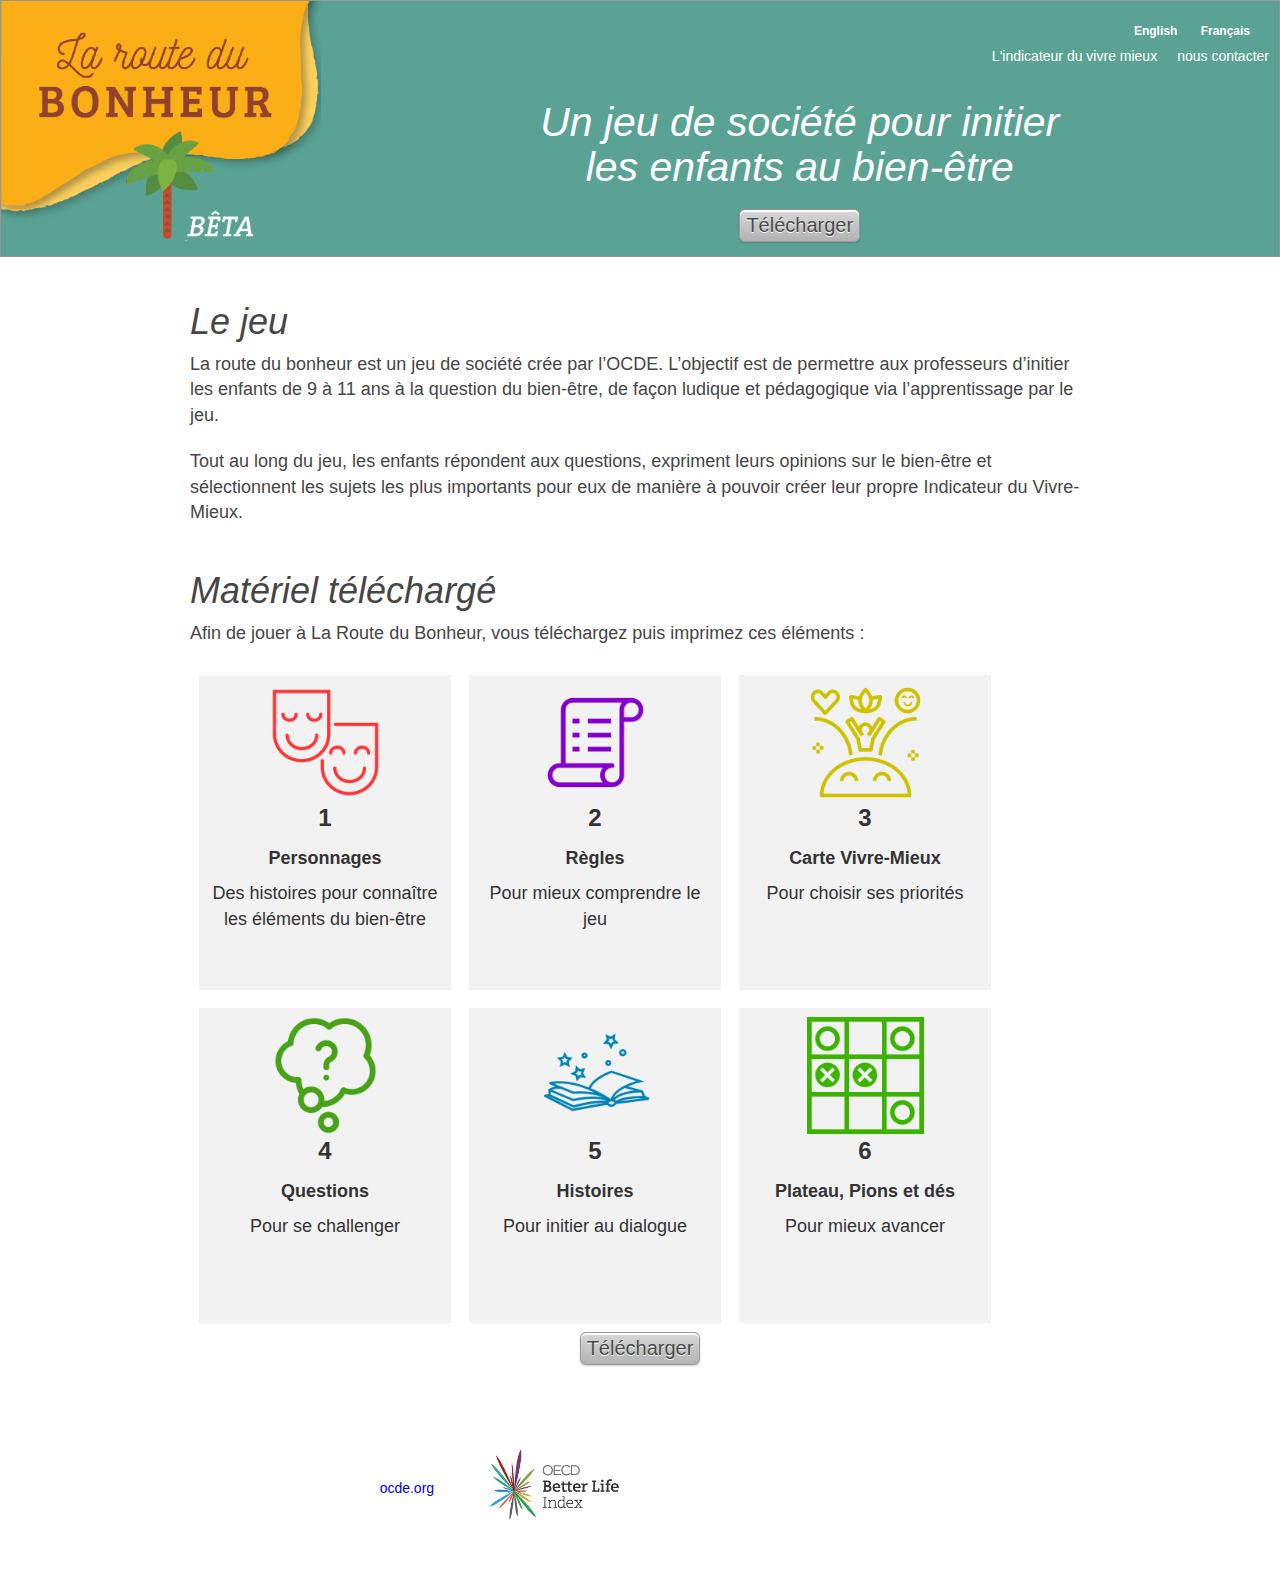
<file: index.html>
<!doctype html>
<meta lang="fr" http-equiv="content-type" content="text/html; charset=UTF8">
<html>
	<head>
		<!--The browser can use non-English-language characters (...kind of) -->
		<meta name="viewport" content="width=device-width, initial-scale=1">
    <script src="https://ajax.googleapis.com/ajax/libs/jquery/1.11.1/jquery.min.js"></script> 
    	<link rel="stylesheet" href="https://maxcdn.bootstrapcdn.com/bootstrap/3.3.7/css/bootstrap.min.css">
    	<script src="https://maxcdn.bootstrapcdn.com/bootstrap/3.3.7/js/bootstrap.min.js"></script>
    	<script src="js/jquery-lang.js" charset="utf-8" type="text/javascript"></script>
    	<script src="js/langpack/chartTranslation.js"></script>
    	<link rel="stylesheet" href="style.css" rel="stylesheet">  
		<meta charset="utf-8">
		<style></style>
	</head>
	<body>
		<div id="Header">
			<img lang= "fr" src="pics/logo_K4K.png"></img>
			<div id="title">
				<div id="firstband">
					<nav class="nav-meta" id="translation">
		    			<ul class="nav-meta__language"><!-- https://github.com/Irrelon/jquery-lang-js/blob/master/index.html-->
		      				<li><a  href="#" onclick="window.lang.change('en');label2update('en'); ">English</a></li>
		      				<li><a  href="#" onclick="window.lang.change('fr');label2update('fr');">Français</a></li>
		    			</ul>
	  				</nav>
					<a id="contactus" href="mailto:bli@oecd.org" lang="fr">nous contacter</a>
					<a id="bliwebsite" href="http://www.oecdbetterlifeindex.org/fr" target="_blank" lang="fr">L'indicateur du vivre mieux </a>
				</div>
				<div id="secondband">
					<h1  lang="fr"><span lang="fr">Un jeu de société pour initier</span></br><span lang="fr">les enfants au bien-être</span> </h1>
					<a href="kit/Kit4Kid_FR.zip" target="_blank" class ="kitdownload" ><button lang="fr">Télécharger</button></a>
				</div>
			</div>
		</div>
		<div id="Presentation">
			<h2 lang="fr">Le jeu</h2>
				<div class="paragraph" lang="fr">La route du bonheur est un jeu de société crée par l’OCDE. L’objectif est de permettre aux professeurs d’initier les enfants de 9 à 11 ans à la question du bien-être, de façon ludique et pédagogique via l’apprentissage par le jeu.</div>
				<div class="paragraph" lang="fr">Tout au long du jeu, les enfants répondent aux questions, expriment leurs opinions sur le bien-être et sélectionnent les sujets les plus importants pour eux de manière à pouvoir créer leur propre <a id="linkBLI" href="https:///www.oecdbetterlifeindex.org/fr" target=_blank  lang="fr">Indicateur du Vivre-Mieux</a>.</div>
			<h2 lang="fr">Matériel téléchargé</h2>
				<div class="paragraph" lang="fr">Afin de jouer à La Route du Bonheur, vous téléchargez puis imprimez ces éléments :</div>
			
			<div class="media-box">
				<img src="pics/personnages.png" id="imgPersonnage" class="img-box"></img>
				<div class="number-box">1</div>
				<div class="title-box" lang="fr">Personnages</div>
				<div class="desc-box" lang="fr">Des histoires pour connaître les éléments du bien-être</div>
			</div>

			<div class="media-box">
				<img src="pics/regles.png" id="imgRegles" class="img-box"></img>
				<div class="number-box">2</div>
				<div class="title-box" lang="fr">Règles</div>
				<div class="desc-box" lang="fr">Pour mieux comprendre le jeu</div>
			</div>
			<div class="media-box">
				<img src="pics/vivremieux.png" id="imgVivreMieux" class="img-box"></img>
				<div class="number-box">3</div>
				<div class="title-box" lang="fr">Carte Vivre-Mieux</div>
				<div class="desc-box" lang="fr">Pour choisir ses priorités</div>
			</div>
			<div class="media-box">
				<img src="pics/questions.png" id="imgQuestions" class="img-box"></img>
				<div class="number-box">4</div>
				<div class="title-box" lang="fr">Questions</div>
				<div class="desc-box" lang="fr">Pour se challenger</div>
			</div>
			<div class="media-box">
				<img src="pics/histoires.png" id="imgHistoires" class="img-box"></img>
				<div class="number-box">5</div>
				<div class="title-box" lang="fr">Histoires</div>
				<div class="desc-box" lang="fr">Pour initier au dialogue</div>
			</div>
			<div class="media-box">
				<img src="pics/board.png" id="imgBoard" class="img-box"></img>
				<div class="number-box">6</div>
				<div class="title-box" lang="fr">Plateau, Pions et dés</div>
				<div class="desc-box" lang="fr">Pour mieux avancer</div>
			</div>
			<a href="kit/Kit4Kid_FR.zip" target="_blank" class ="kitdownload"  ><button lang="fr">Télécharger</button></a>

		</div>
		<div id="footer">
			<a id="oecdwebsite" class="footerEle"  href="http://www.oecd.org/fr" target="_blank" lang="fr">ocde.org</a>
			<img id="footerLogo" class="footerEle" src="pics/BLI-logo-vector-v05-FINAL.jpg" ></img>
		</div>


	</body>
	<script type="text/javascript"></script>
	
	<script type="text/javascript">
	// Create language switcher instance
	var lang = new Lang();

lang.dynamic('en', 'js/langpack/en.json');
	
	lang.init({
		defaultLang: 'fr'
	});
	</script>
	 <script>
  (function(i,s,o,g,r,a,m){i['GoogleAnalyticsObject']=r;i[r]=i[r]||function(){
  (i[r].q=i[r].q||[]).push(arguments)},i[r].l=1*new Date();a=s.createElement(o),
  m=s.getElementsByTagName(o)[0];a.async=1;a.src=g;m.parentNode.insertBefore(a,m)
  })(window,document,'script','//www.google-analytics.com/analytics.js','ga');

  ga('create', 'UA-51983915-1', 'auto');
  ga('send', 'pageview');

</script>
</file>
<file: style.css>
#Header{
	background: #5AA394;
	border: 1px solid #979797;
	width: 100%;
    display: flex;
}

img{
	width:25%;
	height:25%;
	flex-grow: 1;
    flex-basis: 25%;
}

a {
    color: #ffffff;
    text-decoration: none;
}

#linkBLI{
	font-family: BerninoSans-Regular,Arial; 
	font-size: 18px;
	color: #464646;
}

  .nav-meta{margin-right:10px;margin-bottom:20px;font-size:13px;line-height:20px;position:absolute;top:0;right:0}
  @media screen and (max-width:1023px){.nav-meta{font-size:17px;line-height:26px}}.nav-meta li{display:inline-block}.nav-meta li.current a{background-color:#78869f;color:#fff}.nav-meta a{border-radius:30px;display:inline-block;padding:1px 10px}
  @media screen and (min-width:1024px)


.nav-meta__language{display:inline-block;margin-right:50px}
.nav-meta__language i{display:none}}
@media screen and (max-width:1023px){
  .nav-meta__language{z-index:50000;margin-top:10px;padding-right:10px;position:absolute;top:0;right:0;font-size:15px;line-height:22px;text-align:right}
@media screen and (max-width:1023px){
  .nav-meta__language{font-size:17px;line-height:26px}
}
.nav-meta__language a{display:none}
.nav-meta__language a i{display:none;line-height:1em}
.nav-meta__language .current a,.nav-meta__language .current a i{display:inline-block}
.nav-meta__language.expanded{margin-top:-1px;border:1px solid #b3bccd;background-color:#fff;box-shadow:rgba(120,134,159,.2) 0 5px 20px}
.nav-meta__language.expanded a{display:block;padding:10px 30px}
.nav-meta__language.expanded a i{display:none}
.nav-meta__language.expanded .current a{font-weight:700}
}


#title{
	flex-grow: 1;
  	flex-basis: 75%;
}

#firstband{
	width:100%;
	float:left;
}

#secondband{
	width:100%;
	float:left; 
	clear: left;

}

#translation{	
	float:right;
	margin:10px;
	padding:10px;
	font-family: BerninoSans-Regular,Arial;
	font-weight:700;
	font-size: 12px;
	color: #ffffff;
}

#bliwebsite{
	float:right;
	margin-top:35px;
	margin-bottom: :10px;
	padding:10px;
	font-family: BerninoSans-Regular,Arial;
	font-weight:300;
	font-size: 14px;
	color: #ffffff;

}

#contactus{
	float:right;
	margin-top:35px;
	margin-bottom: :10px;
	padding:10px;
	font-family: BerninoSans-Regular,Arial;
	font-weight:300;
	font-size: 14px;
	color: #ffffff;

}

h1{
	font-family: BerniniSans-Italic,Arial;
	font-style: italic;
	font-size: 3.2vw;
	color: #FFFFFF;
	text-align:center;
	margin-top: 2.5%;
	margin-bottom: 2%;
	letter-spacing: 0;
}
button{
	margin:auto;
  	display:block;
  	margin-bottom: 1.5%;
	background-image: linear-gradient(-180deg, #D8D8D8 0%, #B3B3B3 100%);
	border: 1px solid #979797;
	box-shadow: 0 1px 2px 0 rgba(0,0,0,0.20), inset 0 2px 0 0 #FFFFFF;
	border-radius: 6px;
	font-family: CaeciliaLTStd-Bold,Arial;
	font-size: 20px;
	color: #4A4A4A;
	letter-spacing: 0;
	text-shadow: 0 1px 0 #FFFFFF;

}

#Presentation{
	max-width:900px;
	margin: auto;
}
h2{
	font-family: CaeciliaLTStd-LightItalic,Arial;
	font-style: italic;
	font-size: 36px;
	margin-top: 5%;
	color: #464646;
}

.paragraph{
	font-family: BerninoSans-Regular,Arial;
	font-size: 18px;
	color: #464646;
	margin-top:5px;
	margin-bottom:20px;
}


.media-box{
	background:rgba(127,127,127,0.1);
	width:28%;
	margin:1%;
	display: block;
	float:left;
	padding:1%;
}

.img-box{
	width:50%;
	display: block;
	margin:auto;
}

.number-box{
	text-align:center;
	font-family: BerninoSans-Regular,Arial;
	font-size: 24px;
	font-weight: 900;

}
.title-box{
	text-align:center;
	margin-bottom: 10px;
	margin-top:10px;
	font-family: BerninoSans-Regular,Arial;
	font-size: 18px;
	font-weight: 700;

}

.desc-box{
	height:100px;
	margin:auto;
	text-align:center;
	font-family: BerninoSans-Regular,Arial;
	font-size: 18px;

}

#footer{
	clear:both;
	float:right;
	display: block;
	margin-top: 2.5%;
}

#footerLogo{
}

#oecdwebsite{
	color:#0000EE;
}

@media screen and (max-width:600px){
	.media-box{
		width:48%;
	}

	#translation{	
		font-size: 10px;
	}

	#bliwebsite{
		font-size: 10px;

	}

	#contactus{
		font-size: 10px;

	}


	h1{
		font-size: 24px;
	}

	h2{
		font-size: 16px;
		}

	.paragraph{
		font-size: 12px;
	}

#linkBLI{
		font-size: 12px;

}

	.number-box{
		font-size: 18px;

	}
	.title-box{
		font-size: 14px;

	}

	.desc-box{
		font-size: 10px;

	}
}

@media screen and (max-width:300px){
	.media-box{
		width:98%;
	}

}
</file>
